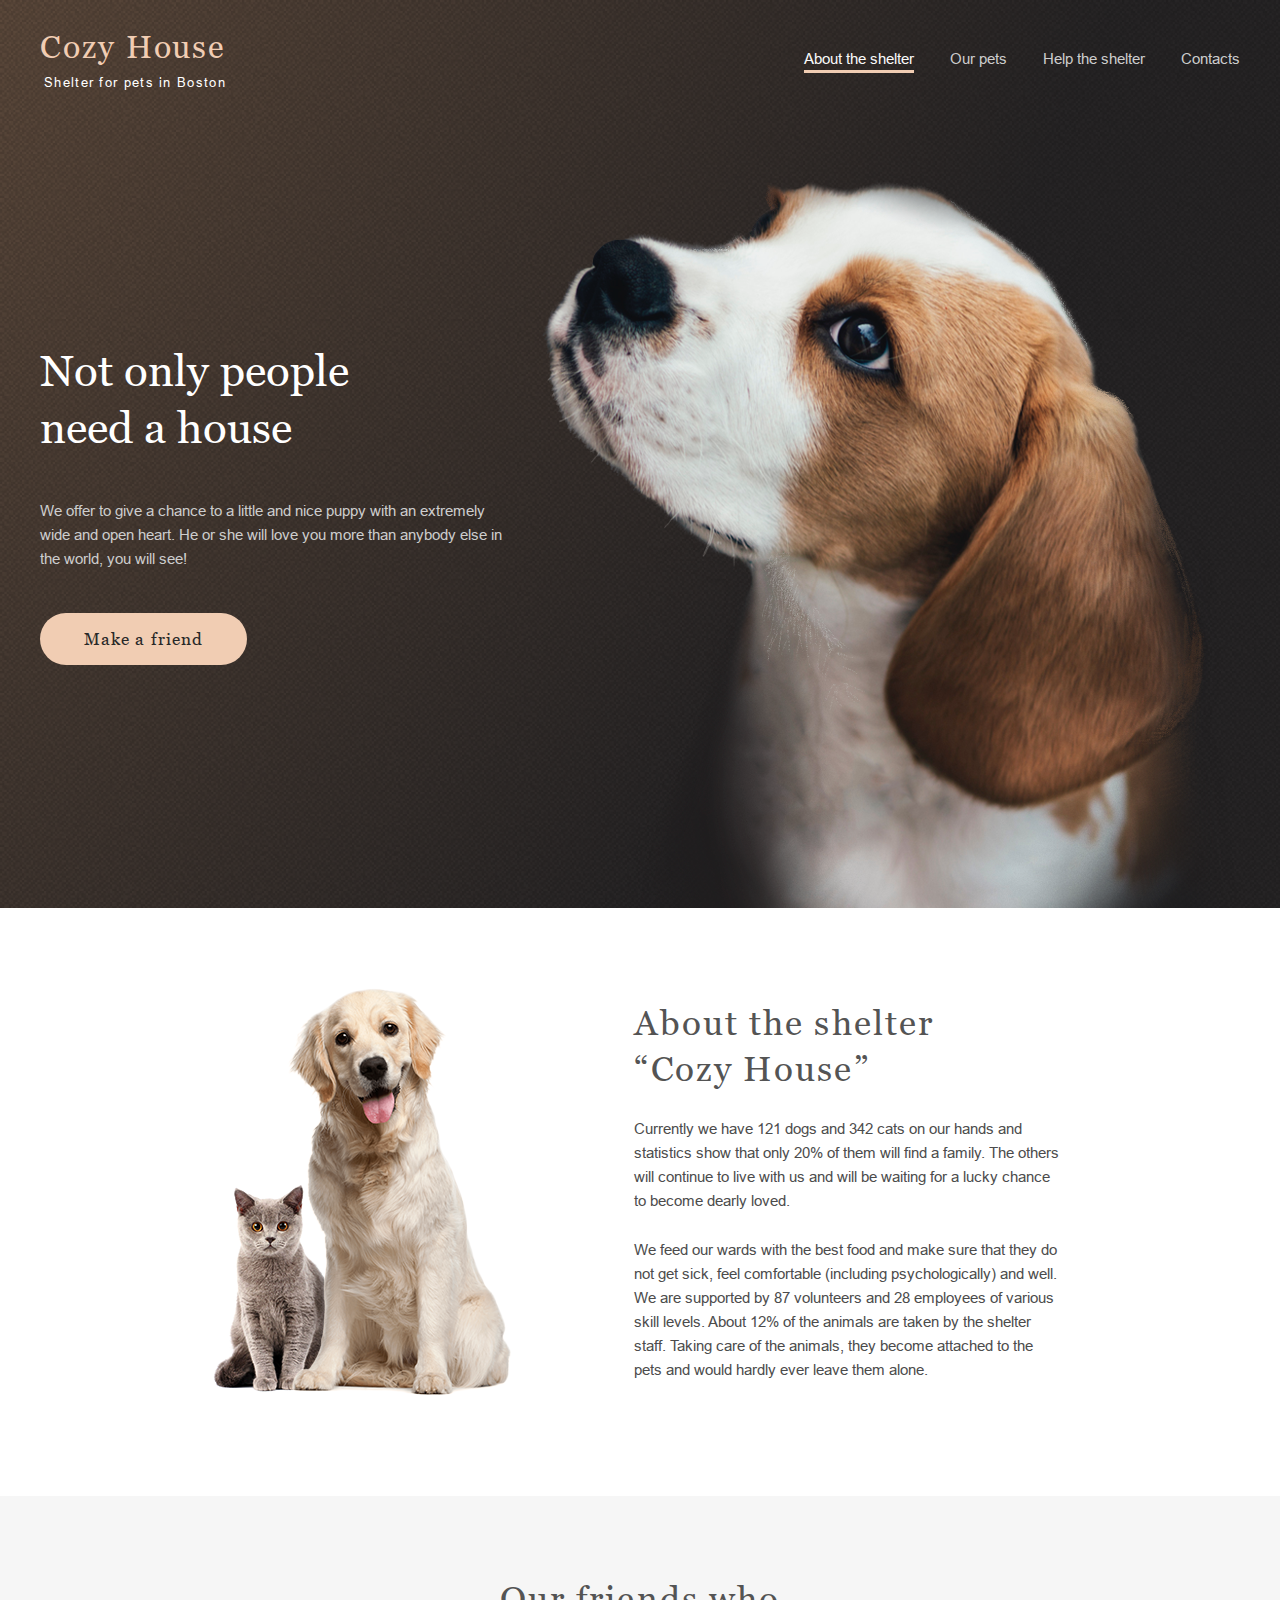
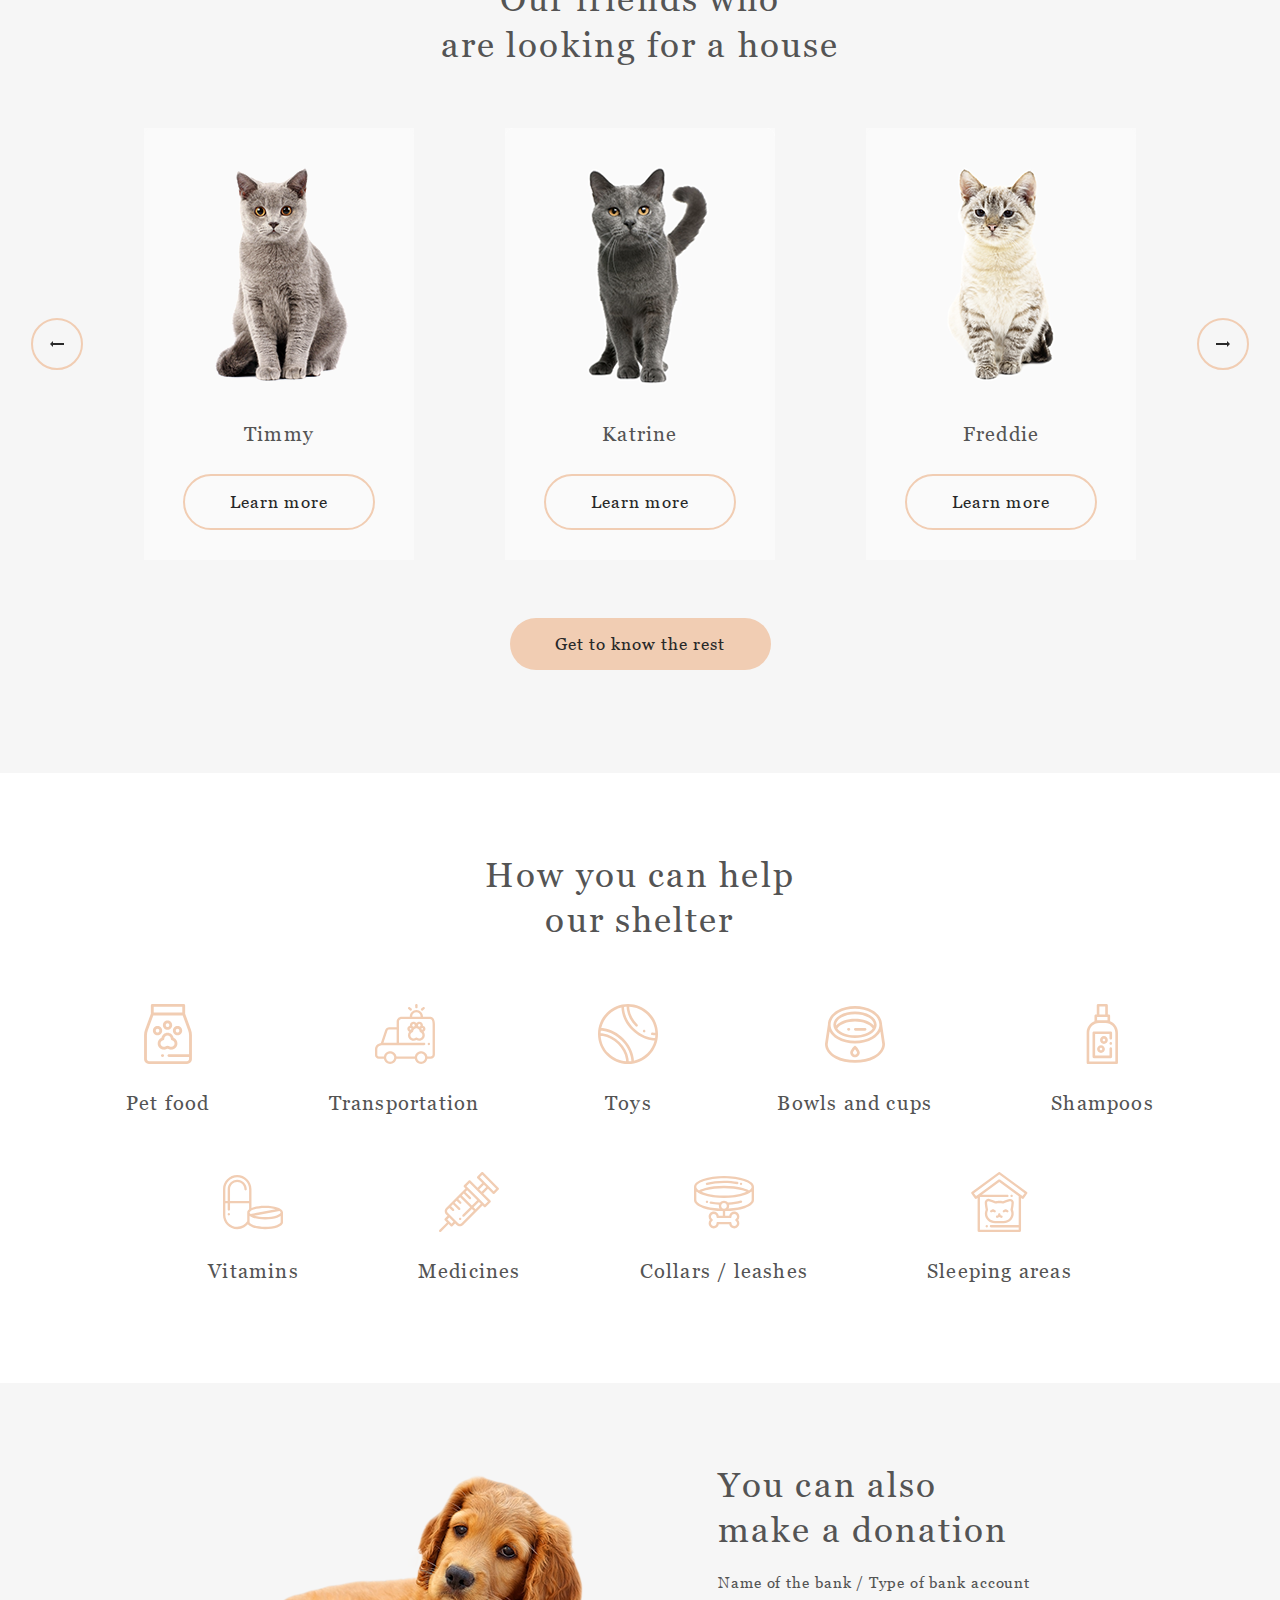
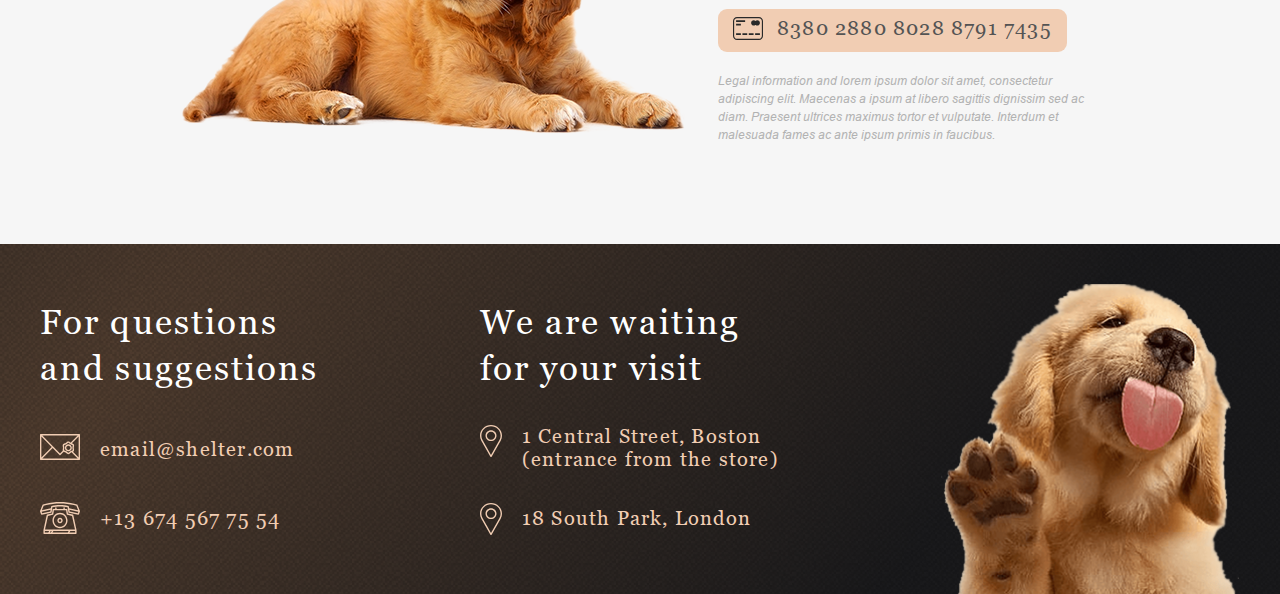
<file: shelter/pages/main/index.html>
<!doctype html>
<html lang="en">
<head>
	<meta charset="UTF-8">
	<meta name="viewport"
		  content="width=device-width, initial-scale=1.0">
	<meta http-equiv="X-UA-Compatible" content="ie=edge">
	<title>Wilden's Shelter</title>
	<link rel="stylesheet" href="./style.css">
	<link rel="icon" href="../../assets/icons/site-icon.ico">
</head>
<body>
<header class="header">
	<div class="header__container">
		<a class="header__main-link" href="#0">
			<div class="header__logo-container">
				<h1 class="header__name">Cozy House</h1>
				<span class="header__motto">Shelter for pets in Boston</span>
			</div>
		</a>
		<button class="burger">
			<span></span>
			<span></span>
			<span></span>
		</button>
		<nav class="header__navbar">
			<ul class="navbar__list">
				<li class="navbar__item"><a href="#about" class="navbar__link nav-active">About the shelter</a></li>
				<li class="navbar__item"><a href="../pets/index.html" class="navbar__link">Our pets</a></li>
				<li class="navbar__item"><a href="#help" class="navbar__link">Help the shelter</a></li>
				<li class="navbar__item"><a href="#footer" class="navbar__link">Contacts</a></li>
			</ul>
		</nav>
		<div class="header__overlay"></div>
	</div>
</header>
<main class="main-page">
	<section id="not-only" class="main-page__not-only">
		<div class="not-only__container">
			<div class="not-only__content">
				<h2 class="not-only__heading">Not only people need a house</h2>
				<p class="not-only__subheading">We offer to give a chance to a little and nice puppy with an extremely
					wide and open heart. He or she will love you more than anybody else in the world, you will see!</p>
				<a class="not-only__button" href="#our-friends">Make a friend</a>
			</div>
			<picture class="not-only__puppy">
				<img src="../../assets/images/start-screen-puppy.png" alt="shelter-puppy">
			</picture>
		</div>
	</section>
	<section id="about" class="main-page__about">
		<div class="about__container">
			<picture class="about__pets">
				<img src="../../assets/images/about-pets.png" alt="about-pets">
			</picture>
			<div class="about__content">
				<h3 class="about__heading">About the shelter “Cozy House”</h3>
				<p class="about__subheading-top about__sub">Currently we have 121 dogs and 342 cats on our hands and
					statistics
					show that only 20% of them will find a family. The others will continue to live with us and will be
					waiting for a lucky chance to become dearly loved.</p>
				<p class="about__subheading-bottom about__sub">We feed our wards with the best food and make sure that
					they do not
					get sick, feel comfortable (including psychologically) and well. We are supported by 87 volunteers
					and 28 employees of various skill levels. About 12% of the animals are taken by the shelter staff.
					Taking care of the animals, they become attached to the pets and would hardly ever leave them
					alone.</p>
			</div>
		</div>
	</section>
	<section id="our-friends" class="main-page__pets">
		<div class="pets__container">
			<h3 class="pets__heading">Our friends who
				are&nbsp;looking for a house</h3>
			<div class="pets__wrapper">
				<button class="pets__next-card pets__slider-button"></button>
				<button class="pets__previous-card pets__slider-button"></button>
				<div class="slider-wrapper">
					<div class="pets__slider">
						<div class="item-left sl-items"></div>
						<div class="item-active sl-items"></div>
						<div class="item-right sl-items"></div>
					</div>
				</div>
			</div>
			<a class="pets__button" href="../pets/index.html">Get to know the rest</a>
			<div class="modal-wrapper">
				<div class="modal__overlay">
					<div class="modal modal-charly" data-target="charly"></div>
					<div class="modal modal-jennifer" data-target="jennifer"></div>
					<div class="modal modal-sophia" data-target="sophia"></div>
					<div class="modal modal-woody" data-target="woody"></div>
					<div class="modal modal-scarlett" data-target="scarlett"></div>
					<div class="modal modal-katrine" data-target="katrine"></div>
					<div class="modal modal-timmy" data-target="timmy"></div>
					<div class="modal modal-freddie" data-target="freddie"></div>
				</div>
			</div>
		</div>
	</section>
	<section id="help" class="main-page__help">
		<div class="help__container">
			<h3 class="help__heading">How you can help
				our shelter</h3>
			<div class="help__list">
				<div class="help__item he-item1">
					<picture class="help__icon">
						<img src="../../assets/icons/icon-pet-food.svg" alt="pet-food">
					</picture>
					<h4 class="help__text">Pet food</h4>
				</div>
				<div class="help__item he-item2">
					<picture class="help__icon">
						<img src="../../assets/icons/icon-transportation.svg" alt="transportation">
					</picture>
					<h4 class="help__text">Transportation</h4>
				</div>
				<div class="help__item he-item3">
					<picture class="help__icon">
						<img src="../../assets/icons/icon-toys.svg" alt="toys">
					</picture>
					<h4 class="help__text">Toys</h4>
				</div>
				<div class="help__item he-item4">
					<picture class="help__icon">
						<img src="../../assets/icons/icon-bowls-and-cups.svg" alt="bowls-and-cups">
					</picture>
					<h4 class="help__text">Bowls and cups</h4>
				</div>
				<div class="help__item he-item5">
					<picture class="help__icon">
						<img src="../../assets/icons/icon-shampoos.svg" alt="shampoos">
					</picture>
					<h4 class="help__text">Shampoos</h4>
				</div>
				<div class="help__item he-item6">
					<picture class="help__icon">
						<img src="../../assets/icons/icon-vitamins.svg" alt="vitamins">
					</picture>
					<h4 class="help__text">Vitamins</h4>
				</div>
				<div class="help__item he-item7">
					<picture class="help__icon">
						<img src="../../assets/icons/icon-medicines.svg" alt="medicines">
					</picture>
					<h4 class="help__text">Medicines</h4>
				</div>
				<div class="help__item he-item8">
					<picture class="help__icon">
						<img src="../../assets/icons/icon-collars-leashes.svg" alt="collars-leashes">
					</picture>
					<h4 class="help__text">Collars / leashes</h4>
				</div>
				<div class="help__item he-item9">
					<picture class="help__icon">
						<img src="../../assets/icons/icon-sleeping-area.svg" alt="sleeping-area">
					</picture>
					<h4 class="help__text">Sleeping areas</h4>
				</div>
			</div>
		</div>
	</section>
	<section id="in-addiction" class="main-page__donation">
		<div class="donation__container">
			<picture class="donation__dog">
				<img src="../../assets/images/donation-dog.png" alt="donation-dog">
			</picture>
			<div class="donation__content">
				<h3 class="donation__heading">You can also make a donation</h3>
				<span class="donation__subheading">Name of the bank / Type of bank account</span>
				<div class="donation__credit-card">
					<div class="credit-card__content">
						<picture class="credit-card__icon">
							<img src="../../assets/icons/credit-card.svg" alt="credit-card">
						</picture>
						<a class="credit-card__number" href="#0">8380 2880 8028 8791 7435</a>
					</div>
				</div>
				<p class="donation__legal-information">Legal information and lorem ipsum dolor sit amet, consectetur
					adipiscing elit. Maecenas a ipsum at libero sagittis dignissim sed ac diam. Praesent ultrices
					maximus tortor et vulputate. Interdum et malesuada fames ac ante ipsum primis in faucibus.</p>
			</div>
		</div>
	</section>
</main>
<footer id="footer" class="footer">
	<div class="footer__container">
		<div class="footer__contacts">
			<h3 class="contacts__title">For questions and suggestions</h3>
			<div class="contacts__email">
				<picture class="contacts__email-icon">
					<img src="../../assets/icons/icon-email.svg" alt="email">
				</picture>
				<a href="mailto:email@shelter.com" class="contacts__direct-email">email@shelter.com</a>
			</div>
			<div class="contacts__phone">
				<picture class="contacts__phone-icon">
					<img src="../../assets/icons/icon-phone.svg" alt="phone">
				</picture>
				<a href="tel:+136745677554" class="contacts__direct-phone">+13 674 567 75 54</a>
			</div>
		</div>
		<div class="footer__locations">
			<h3 class="locations__title">We are waiting for your visit</h3>
			<div class="locations__boston">
				<picture class="boston__nav-icon">
					<img src="../../assets/icons/icon-marker.svg" alt="navigation">
				</picture>
				<a href="https://goo.gl/maps/jZXzrf2a9q6V7wfj6" class="boston__nav-address" target="_blank">1 Central
					Street, Boston (entrance from the store)</a>
			</div>
			<div class="locations__london">
				<picture class="london__nav-icon">
					<img src="../../assets/icons/icon-marker.svg" alt="navigation">
				</picture>
				<a href="https://goo.gl/maps/T41h1jgPJxTtixPG7" class="london__nav-address" target="_blank">18 South
					Park, London</a>
			</div>
		</div>
		<picture class="footer_puppy">
			<img src="../../assets/images/footer-puppy.png" alt="footer-puppy">
		</picture>
	</div>
</footer>
<script src="index.js"></script>
<script src="script.js"></script>
</body>
</html>
</file>
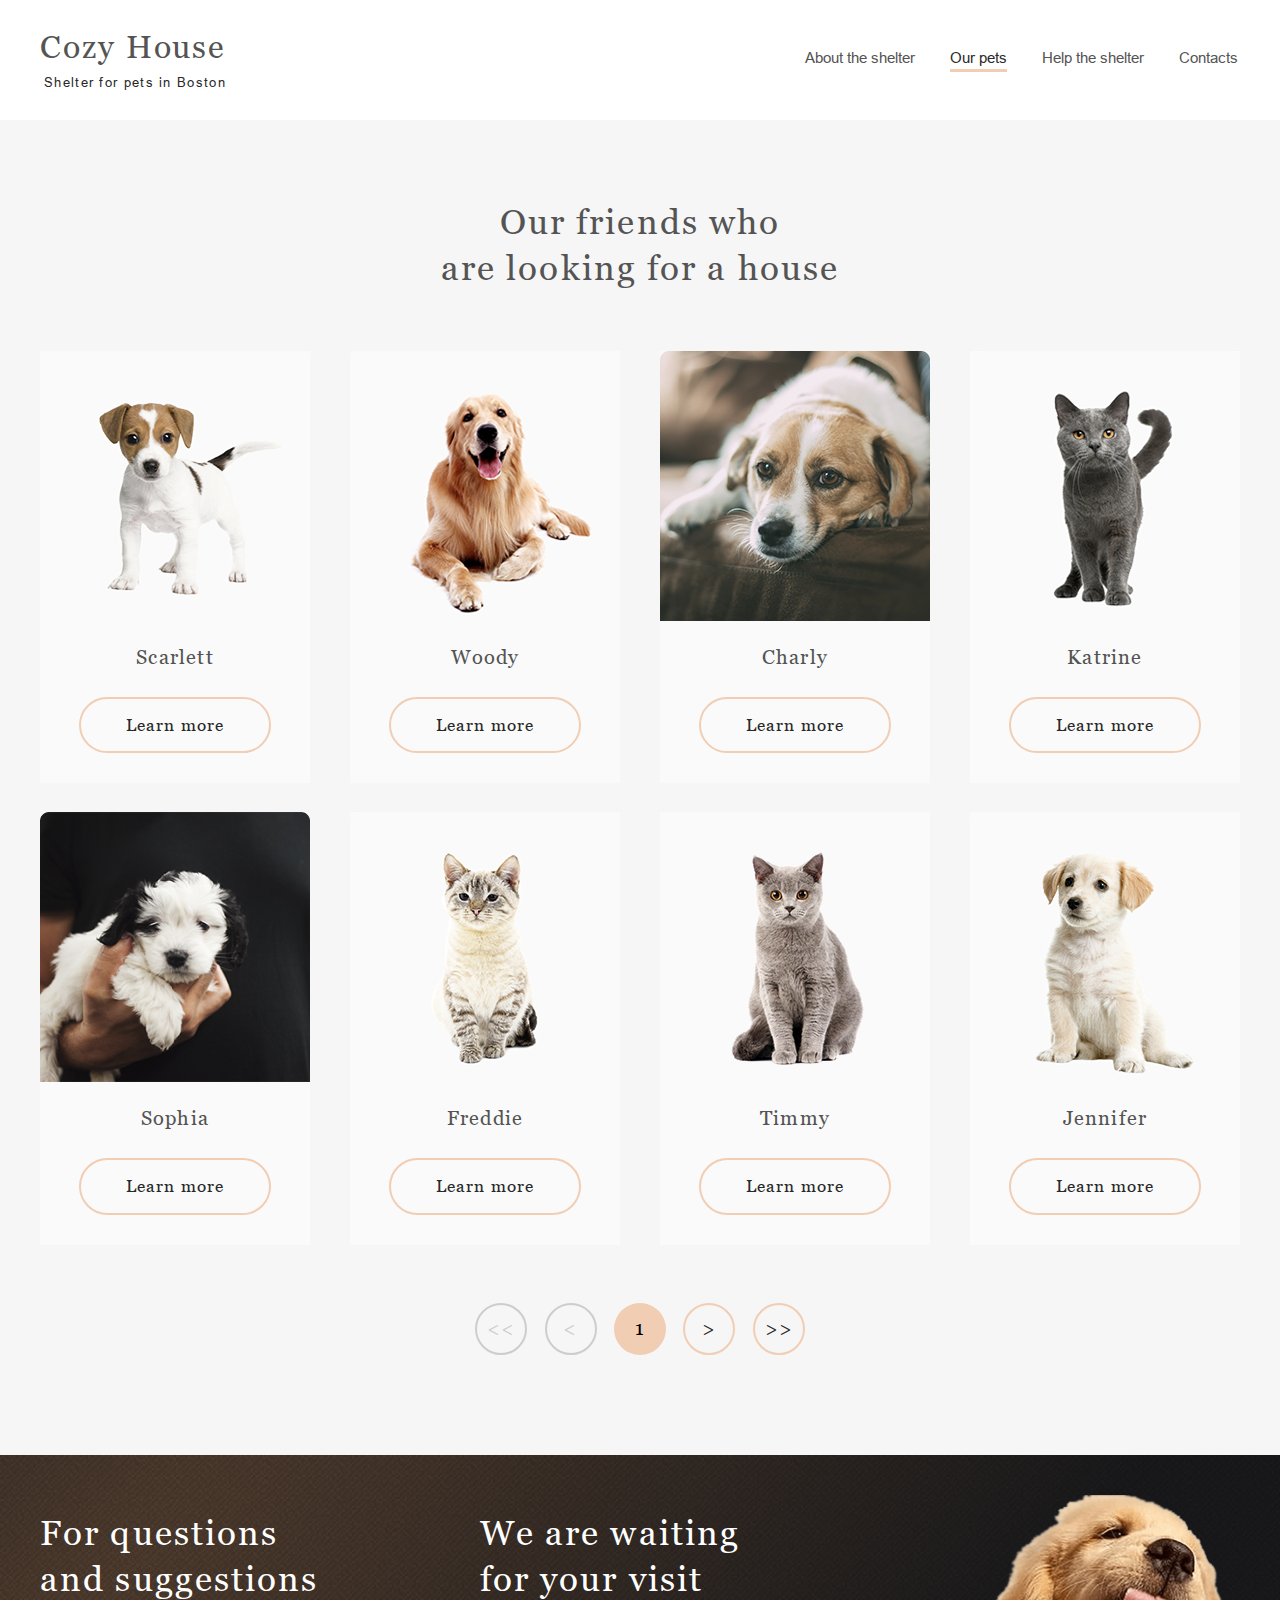
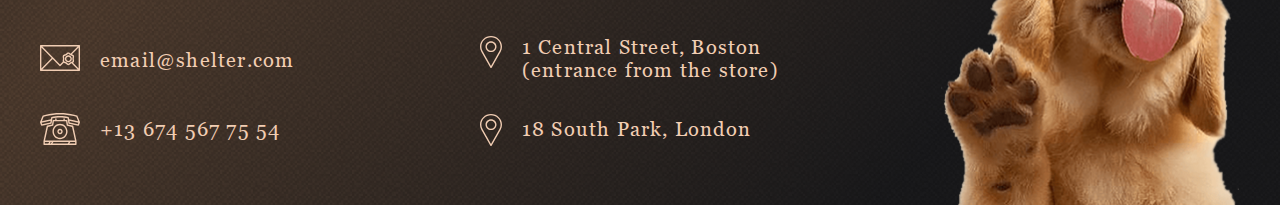
<file: shelter/pages/pets/index.html>
<!doctype html>
<html lang="en">
<head>
	<meta charset="UTF-8">
	<meta name="viewport"
		  content="width=device-width, initial-scale=1.0">
	<meta http-equiv="X-UA-Compatible" content="ie=edge">
	<title>Wilden's Our Pets</title>
	<link rel="stylesheet" href="./style.css">
	<link rel="icon" href="../../assets/icons/site-icon.ico">
</head>
<body>
<header class="header">
	<div class="header__container">
		<a class="header__main-link" href="../main/index.html">
			<div class="header__logo-container">
				<h1 class="header__name">Cozy House</h1>
				<span class="header__motto">Shelter for pets in Boston</span>
			</div>
		</a>
		<button class="burger">
			<span></span>
			<span></span>
			<span></span>
		</button>
		<nav class="header__navbar">
			<ul class="navbar__list">
				<li class="navbar__item"><a href="../main/index.html" class="navbar__link">About the shelter</a></li>
				<li class="navbar__item"><a href="#" class="navbar__link nav-active">Our pets</a></li>
				<li class="navbar__item"><a href="../main/index.html#help" class="navbar__link">Help the shelter</a>
				</li>
				<li class="navbar__item"><a href="#footer" class="navbar__link">Contacts</a></li>
			</ul>
		</nav>
		<div class="header__overlay"></div>
	</div>
</header>
<main class="our-pets-page">
	<section id="our-friends" class="our-pets-page__pets">
		<div class="pets__container">
			<h3 class="pets__heading">Our friends who
				are&nbsp;looking for a house</h3>
			<div class="pets__content"></div>
			<div class="pets__navigation">
				<button class="pets__paginator-double-prev pag-button pag-disabled">&lt;&lt;</button>
				<button class="pets__paginator-prev pag-button pag-disabled">&lt;</button>
				<button class="pets__paginator-active pag-button"></button>
				<button class="pets__paginator-next pag-button pag-a pag-disabled">&gt;</button>
				<button class="pets__paginator-double-next pag-button pag-a pag-disabled">&gt;&gt;</button>
			</div>
		</div>
	</section>
</main>
<footer id="footer" class="footer">
	<div class="footer__container">
		<div class="footer__contacts">
			<h3 class="contacts__title">For questions and suggestions</h3>
			<div class="contacts__email">
				<picture class="contacts__email-icon">
					<img src="../../assets/icons/icon-email.svg" alt="email">
				</picture>
				<a href="mailto:email@shelter.com" class="contacts__direct-email">email@shelter.com</a>
			</div>
			<div class="contacts__phone">
				<picture class="contacts__phone-icon">
					<img src="../../assets/icons/icon-phone.svg" alt="phone">
				</picture>
				<a href="tel:+136745677554" class="contacts__direct-phone">+13 674 567 75 54</a>
			</div>
		</div>
		<div class="footer__locations">
			<h3 class="locations__title">We are waiting for your visit</h3>
			<div class="locations__boston">
				<picture class="boston__nav-icon">
					<img src="../../assets/icons/icon-marker.svg" alt="navigation">
				</picture>
				<a href="https://goo.gl/maps/jZXzrf2a9q6V7wfj6" class="boston__nav-address" target="_blank">1 Central
					Street, Boston (entrance from the store)</a>
			</div>
			<div class="locations__london">
				<picture class="london__nav-icon">
					<img src="../../assets/icons/icon-marker.svg" alt="navigation">
				</picture>
				<a href="https://goo.gl/maps/T41h1jgPJxTtixPG7" class="london__nav-address" target="_blank">18 South
					Park, London</a>
			</div>
		</div>
		<picture class="footer_puppy">
			<img src="../../assets/images/footer-puppy.png" alt="footer-puppy">
		</picture>
	</div>
</footer>
<script src="script.js"></script>
</body>
</html>
</file>
<file: shelter/pages/main/style.css>
@font-face {
    font-family: 'Arial';
    src: url('../../assets/fonts/arial/Arial.woff2') format('woff2'),
    url('../../assets/fonts/arial/Arial.woff') format('woff');
    font-weight: normal;
    font-style: normal;
    font-display: swap;
}

@font-face {
    font-family: 'Georgia';
    src: url('../../assets/fonts/georgia/Georgia.woff2') format('woff2'),
    url('../../assets/fonts/georgia/Georgia.woff') format('woff');
    font-weight: normal;
    font-style: normal;
    font-display: swap;
}

@font-face {
    font-family: 'Arial';
    src: url('../../assets/fonts/arial/Arial-Italic.woff2') format('woff2'),
    url('../../assets/fonts/arial/Arial-Italic.woff') format('woff');
    font-weight: normal;
    font-style: italic;
    font-display: swap;
}

html {
    scroll-behavior: smooth;
}

body {
    margin: 0;
}

body.no-scroll {
    overflow: hidden;
}

h1, h2, h3, h4, p, ul, span {
    margin: 0;
    padding: 0;
}

a {
    text-decoration: none;
    cursor: pointer;
}

a:visited {
    color: inherit;
}

button {
    cursor: pointer;
}

[class*=__container] {
    max-width: 80rem;
}

.not-only__button:hover,
.pets__button:hover {
    background-color: white;
    transform: scale(1.03);
}

/*Header styles starts*/

header {
    position: relative;
}

.header__container {
    padding-top: 1.875rem;
    position: absolute;
    display: flex;
    justify-content: space-between;
    align-items: center;
    max-width: 80rem;
    margin: 0 auto;
    left: 0;
    right: 0;
}

.header__main-link {
    padding-left: 2.5rem;
}

.header__logo-container {
    display: flex;
    flex-direction: column;
}

.header__name {
    color: #F1CDB3;
    font-family: 'Georgia', serif;
    font-style: normal;
    font-weight: 400;
    font-size: 2rem;
    line-height: 110%;
    letter-spacing: 0.06em;
    margin-bottom: 0.625rem;
}

.header__motto {
    color: #FFFFFF;
    font-family: 'Arial', serif;
    font-style: normal;
    font-weight: 400;
    font-size: 0.813rem;
    line-height: 0.938rem;
    letter-spacing: 0.1em;
    padding-left: 0.25rem;
}

.navbar__list {
    display: flex;
    list-style-type: none;
    gap: 2.25rem;
    padding-bottom: 0.188rem;
    padding-right: 2.5rem;
}

.navbar__item {
    color: #CDCDCD;
}

.navbar__link {
    font-family: 'Arial', serif;
    font-style: normal;
    color: #CDCDCD;
    font-weight: 400;
    font-size: 0.938rem;
    line-height: 160%;
    padding-bottom: 0.188rem;
}

.navbar__link:hover,
.nav-active {
    color: #FAFAFA;
    border-bottom: 0.188rem solid #F1CDB3;
}

.burger {
    display: none;
    border: none;
    background: none;
    margin-right: 1.25rem;
    cursor: pointer;
    padding: 0;
    transition: ease all 1s;
}

.burger span {
    display: block;
    width: 1.688rem;
    background-color: #F1CDB3;
    margin: 0.438rem 0;
    border: 0.125rem solid #F1CDB3;
}

.burger-opened {
    transform: rotate(90deg);
    transition: ease all 1s;
}

.header__overlay {
    display: none;
}

/*Header styles ends*/

/*Not-only styles starts*/

.main-page__not-only {
    padding-top: 5.625rem;
    background-size: cover;
    background-image: url(../../assets/images/start-screen-gradient-background.png);
}

.not-only__container {
    display: flex;
    align-items: center;
    margin: 0 auto;
}

.not-only__content {
    display: flex;
    flex-direction: column;
    align-items: flex-start;
    width: 37%;
    padding-left: 2.5rem;
    margin-right: 1.75rem;
}

.not-only__heading {
    width: 67.8%;
    font-family: 'Georgia', serif;
    font-style: normal;
    font-weight: 400;
    font-size: 2.75rem;
    line-height: 130%;
    color: #FFFFFF;
    padding-top: 0.625rem;
    margin-bottom: 2.625rem;
}

.not-only__subheading {
    font-family: 'Arial', serif;
    font-style: normal;
    font-weight: 400;
    font-size: 0.938rem;
    line-height: 160%;
    color: #CDCDCD;
    margin-bottom: 2.625rem;
}

.not-only__button {
    transition: all 1s ease 0s;
    display: flex;
    justify-content: center;
    align-items: center;
    font-family: 'Georgia', serif;
    font-style: normal;
    font-weight: 400;
    font-size: 1.063rem;
    line-height: 130%;
    color: #292929;
    letter-spacing: 0.06em;
    background: #F1CDB3;
    width: 12.938rem;
    height: 3.25rem;
    border: none;
    border-radius: 6.25rem;
}

.not-only__button a {
    padding: 0.938rem 1.563rem;
}

.not-only__puppy {
    padding-top: 5.625rem;
    display: flex;
}

.not-only__puppy img {
    max-width: 100%;
}

/*Not-only styles ends*/

/*About styles starts*/

.about__container {
    display: flex;
    justify-content: center;
    padding-top: 3.625rem;
    margin: 0 auto 6rem;
}

.about__content {
    width: 34%;
    display: flex;
    flex-direction: column;
}

.about__heading {
    width: 86.24%;
    font-family: 'Georgia', serif;
    font-style: normal;
    font-weight: 400;
    font-size: 2.188rem;
    line-height: 130%;
    letter-spacing: 0.06em;
    color: #545454;
    margin-bottom: 1.563rem;
    padding-top: 2.188rem;
    padding-left: 0.125rem;
}

.about__subheading-top {
    margin-bottom: 1.563rem;
}

.about__sub {
    font-family: 'Arial', serif;
    font-style: normal;
    font-weight: 400;
    font-size: 0.938rem;
    line-height: 160%;
    color: #4C4C4C;
    padding-right: 0.313rem;
    padding-left: 0.125rem;
}

.about__pets {
    margin-right: 7.5rem;
    padding-top: 1.375rem;
}

/*About styles ends*/

/*Pets styles starts*/

.main-page__pets {
    background: #F6F6F6;
}

.pets__container {
    display: flex;
    flex-direction: column;
    padding-top: 5.063rem;
    margin: 0 auto;
}

.pets__heading {
    align-self: center;
    width: 33.33%;
    font-family: 'Georgia', serif;
    font-style: normal;
    font-weight: 400;
    font-size: 2.188rem;
    line-height: 130%;
    letter-spacing: 0.06em;
    color: #545454;
    text-align: center;
    margin-bottom: 3.75rem;
}

.pets__slider-button {
    background-repeat: no-repeat;
    background-color: transparent;
    background-position: center center;
    width: 0.875rem;
    height: 0.375rem;
    padding: 1.5rem;
    background-image: url("../../assets/icons/slider-arrow.png");
    border: 0.125rem solid #F1CDB3;
    border-radius: 6.25rem;
}

.pets__previous-card {
    transform: rotate(-180deg);
}

.pets__slider {
    display: flex;
    align-items: center;
    margin-bottom: 3.625rem;
    gap: 3.313rem;
    justify-content: center;
    flex-wrap: wrap;
}

.pets__card {
    transition: all 1.5s ease 0s;
    display: flex;
    flex-direction: column;
    align-items: center;
    background: #FAFAFA;
}

.pets__card:hover {
    transform: scale(1.03);
}

.p-card1, .p-card2 {
    margin-right: 2.313rem;
}

.pe-name {
    font-family: 'Georgia', serif;
    font-style: normal;
    font-weight: 400;
    font-size: 1.25rem;
    line-height: 1.438rem;
    letter-spacing: 0.06em;
    color: #545454;
    padding-top: 1.563rem;
    margin-bottom: 1.75rem;
}

.pe-button {
    font-family: 'Georgia', serif;
    font-style: normal;
    font-weight: 400;
    font-size: 1.063rem;
    line-height: 130%;
    letter-spacing: 0.06em;
    color: #292929;
    padding: 0.938rem 2.813rem;
    border: 0.125rem solid #F1CDB3;
    border-radius: 6.25rem;
    background-color: inherit;
    margin-bottom: 1.875rem;
}

.pe-button:hover {
    background: #F1CDB3;
}

.pets__button {
    transition: all 1s ease 0s;
    display: flex;
    justify-content: center;
    align-items: center;
    align-self: center;
    font-family: 'Georgia', serif;
    font-style: normal;
    font-weight: 400;
    font-size: 1.063rem;
    line-height: 130%;
    letter-spacing: 0.06em;
    color: #292929;
    background: #F1CDB3;
    border-radius: 6.25rem;
    border: none;
    width: 16.313rem;
    height: 3.25rem;
    margin-bottom: 6.4rem;
}

.pets__button a {
    color: inherit;
    padding: 0.938rem 1.875rem;
}

/*Pets styles ends*/

/*Help styles starts*/

.help__container {
    padding-top: 5rem;
    display: flex;
    flex-direction: column;
    align-items: center;
    margin: 0 auto 6.25rem;
}

.help__heading {
    width: 26%;
    text-align: center;
    font-family: 'Georgia', serif;
    font-style: normal;
    font-weight: 400;
    font-size: 2.188rem;
    line-height: 130%;
    letter-spacing: 0.06em;
    color: #545454;
    margin-bottom: 3.75rem;
}

.help__list {
    width: 85.5%;
    display: flex;
    flex-wrap: wrap;
    justify-content: center;
    gap: 7.438rem;
    row-gap: 3.563rem;
}

.help__item {
    display: flex;
    flex-direction: column;
    align-items: center;
}

.help__text {
    font-family: 'Georgia', serif;
    font-style: normal;
    font-weight: 400;
    font-size: 1.25rem;
    line-height: 115%;
    letter-spacing: 0.06em;
    color: #545454;
    padding-top: 1.5rem;
}

/*Help styles ends*/

/*Donation styles starts*/

.main-page__donation {
    background: #F6F6F6;
}

.donation__dog {
    padding-top: 0.438rem;
}

.donation__container {
    display: flex;
    align-items: center;
    justify-content: center;
    margin: 0 auto;
    padding-top: 5rem;
    padding-bottom: 6.25rem;
    gap: 1.938rem;
}

.donation__content {
    width: 29.68%;
}

.donation__heading {
    width: 78.94%;
    font-family: 'Georgia', serif;
    font-style: normal;
    font-weight: 400;
    font-size: 2.188rem;
    line-height: 130%;
    letter-spacing: 0.06em;
    color: #545454;
    margin-bottom: 1.25rem;
}

.donation__subheading {
    display: inline-block;
    margin-bottom: 1.125rem;
    font-family: 'Georgia', serif;
    font-style: normal;
    font-weight: 400;
    font-size: 0.938rem;
    line-height: 110%;
    letter-spacing: 0.06em;
    color: #545454;
}

.donation__credit-card {
    display: flex;
    justify-content: center;
    width: 91.84%;
    background: #F1CDB3;
    border-radius: 0.563rem;
    margin-bottom: 1.25rem;
}

.credit-card__content {
    display: flex;
    width: 91.40%;
    padding-top: 0.5rem;
    padding-bottom: 0.5rem;
}

.credit-card__icon {
    margin-right: 0.875rem;
}

.credit-card__number {
    display: inline-block;
    font-family: 'Georgia', serif;
    font-style: normal;
    font-weight: 400;
    font-size: 1.25rem;
    line-height: 115%;
    letter-spacing: 0.06em;
    color: #545454;
}

.credit-card__number:visited {
    color: #545454;
}

.donation__legal-information {
    font-family: 'Arial', serif;
    font-style: italic;
    font-weight: 400;
    font-size: 0.75rem;
    line-height: 150%;
    color: #B2B2B2;
}

/*Donation styles ends*/

/*Footer styles starts*/

.footer {
    background-size: cover;
    background-image: url(../../assets/images/footer-gradient-background.png);
}

.footer__container {
    display: flex;
    justify-content: space-between;
    margin: auto;
    padding-top: 2.5rem;
}

.footer_puppy img {
    margin-bottom: -0.25rem;
    padding-right: 2.5rem;
}

.footer__contacts {
    width: 23.4%;
    padding-top: 1rem;
    padding-left: 2.5rem;
}

.contacts__title {
    font-family: 'Georgia', serif;
    font-style: normal;
    font-weight: 400;
    font-size: 2.188rem;
    line-height: 130%;
    letter-spacing: 0.06em;
    color: #FFFFFF;
    margin-bottom: 2.5rem;
}

.contacts__email {
    display: flex;
    align-items: center;
    margin-bottom: 2.188rem;
}

.contacts__email-icon {
    margin-right: 1.25rem;
}

.contacts__direct-email {
    font-family: 'Georgia', serif;
    font-style: normal;
    font-weight: 400;
    font-size: 1.25rem;
    line-height: 115%;
    letter-spacing: 0.06em;
    color: #F1CDB3;
}

.contacts__phone {
    display: flex;
}

.contacts__phone-icon {
    margin-right: 1.25rem;
}

.contacts__direct-phone {
    font-family: 'Georgia', serif;
    font-style: normal;
    font-weight: 400;
    font-size: 1.25rem;
    line-height: 115%;
    letter-spacing: 0.06em;
    color: #F1CDB3;
    padding-top: 0.313rem;
}

.footer__locations {
    width: 25%;
    padding-top: 1rem;
}

.locations__title {
    font-family: 'Georgia', serif;
    font-style: normal;
    font-weight: 400;
    font-size: 2.188rem;
    line-height: 130%;
    letter-spacing: 0.06em;
    color: #FFFFFF;
    margin-bottom: 2.125rem;
}

.locations__boston {
    display: flex;
    margin-bottom: 2rem;
}

.boston__nav-icon,
.london__nav-icon {
    margin-right: 1.25rem;
}

.boston__nav-address {
    font-family: 'Georgia', serif;
    font-style: normal;
    font-weight: 400;
    font-size: 1.25rem;
    line-height: 115%;
    letter-spacing: 0.06em;
    color: #F1CDB3;
}

.locations__london {
    display: flex;
}

.london__nav-address {
    font-family: 'Georgia', serif;
    font-style: normal;
    font-weight: 400;
    font-size: 1.25rem;
    line-height: 115%;
    letter-spacing: 0.06em;
    color: #F1CDB3;
    padding-top: 0.25rem;
}

.footer a:visited {
    color: #F1CDB3;
}

.footer a:hover,
.credit-card__number:hover {
    color: white;
}

/*Footer styles ends*/

/*Media 768 starts*/

@media screen and (max-width: 1200px) {

    .p-card3 {
        display: none;
    }

}

@media screen and (max-width: 1050px) {

    /*Header 768 starts*/
    .header__main-link {
        padding-left: 2rem;
    }

    .navbar__list {
        gap: 2.188rem;
        padding-right: 2rem;
    }

    /*Header 768 ends*/
    /*Not only 768 starts*/
    .not-only__container {
        flex-direction: column;
        margin-top: 3.125rem;
    }

    .not-only__content {
        width: 61%;
    }

    .not-only__button {
        align-self: center;
        margin-right: 0.875rem;
    }

    .not-only__puppy {
        justify-content: flex-end;
        padding-top: 6.25rem;
    }

    .not-only__puppy img {
        max-width: 81.4%;
    }

    /*Not only 768 ends*/
    /*About 768 starts*/
    .about__container {
        flex-direction: column;
        align-items: center;
        padding-top: 5rem;
    }

    .about__pets {
        order: 2;
        margin-right: 0;
        padding-top: 0;
    }

    .about__content {
        width: 57%;
        margin-bottom: 5rem;
    }

    .about__heading {
        padding-top: 0;
    }

    /*About 768 ends*/
    /*Pets 768 starts*/
    .pets__heading {
        width: 53%;
    }

    .pets__slider {
        gap: 0;
        justify-content: space-evenly;
    }

    .p-card1 {
        margin-right: 1.875rem;
    }

    .p-card2 {
        margin-right: 0;
    }

    .pets__previous-card {
        margin-left: 1.25rem;
        margin-bottom: 0.313rem;
    }

    .pets__next-card {
        margin-right: 1.25rem;
        margin-bottom: 0.313rem;
    }

    .pe-name {
        margin-bottom: 1.6rem;
    }

    /*Pets 768 ends*/
    /*Help 768 starts*/
    .help__heading {
        width: 41%;
    }

    .help__list {
        gap: 0;
        justify-content: space-between;
        row-gap: 3.563rem;
        width: 82%;
    }

    .help__item {
        width: 27%;
    }

    /*Help 768 ends*/
    /*Donation 768 starts*/
    .donation__container {
        flex-direction: column;
        padding-bottom: 6rem;
    }

    .donation__dog {
        order: 2;
        padding-top: 1.8rem;
    }

    .donation__content {
        width: 49.5%;
    }

    .donation__subheading {
        margin-bottom: 1.25rem;
    }

    /*Donation 768 ends*/
    /*Footer 768 starts*/
    .footer__container {
        flex-wrap: wrap;
        padding-top: 1.875rem;
        justify-content: space-evenly;
        row-gap: 3.75rem;
    }

    .footer__contacts {
        width: 36.8%;
        padding: 0 0 0 0.313rem;
    }

    .footer__locations {
        width: 39.3%;
        padding: 0;
        margin-right: 0.313rem;
    }

    .footer_puppy {
        width: 44%;
    }

    .footer_puppy img {
        padding-left: 1.188rem;
        padding-right: 0;
    }

    /*Footer 768 ends*/

}

/*Media 768 ends*/

/*Media 320 starts*/

@media screen and (max-width: 767px) {
    .header__navbar {
        display: flex;
        align-items: center;
        justify-content: center;
        position: fixed;
        background-color: #292929;
        opacity: 0;
        height: 100%;
        width: 320px;
        top: 0;
        right: -100%;
        transition: opacity .5s ease, right .5s ease;
        z-index: 2;
    }

    .header-active {
        right: 0;
        opacity: 1;
    }

    .burger {
        display: block;
        z-index: 3;
    }

    .nav-active:visited {
        color: #FAFAFA;
    }

    .navbar__list {
        flex-direction: column;
        align-items: center;
        width: 76%;
        margin: 0;
        padding: 0;
    }

    .navbar__link {
        font-size: 32px;
    }

    .header__overlay {
        position: fixed;
        top: 0;
        left: 0;
        width: 100%;
        height: 100%;
        background: rgba(41, 41, 41, 0.6);
        z-index: 1;
        display: none;
    }

    .header-active ~ .header__overlay {
        display: block;
    }
}

@media screen and (max-width: 750px) {
    .not-only__heading {
        font-size: 2.188rem;
        letter-spacing: 0.06em;
    }

    .about__content {
        width: 75%;
    }

    .donation__content {
        width: 60%;
    }
}

@media screen and (max-width: 715px) {
    .p-card2 {
        display: none;
    }

    .p-card1 {
        margin-left: 1.875rem;
    }

    .donation__content {
        width: 70%;
    }
}

@media screen and (max-width: 670px) {
    .not-only__heading {
        font-size: 1.875rem;
        letter-spacing: 0.06em;
    }

    .about__content {
        width: 85%;
    }

    .help__heading {
        font-size: 1.875rem;
    }

    .donation__heading {
        font-size: 1.875rem;
    }

    .donation__content {
        width: 80%;
    }
}

@media screen and (max-width: 520px) {
    .pets__previous-card {
        order: 1;
    }

    .pets__next-card {
        order: 2;
    }

    .p-card1 {
        margin-left: 5.8rem;
        margin-right: 5.8rem;
        margin-bottom: 1.25rem;
    }

    .pets__heading {
        font-size: 1.875rem;
    }

    .donation__heading {
        font-size: 1.688rem;
    }

    .donation__content {
        width: 85%;
        margin-bottom: 0.75rem;
    }
}

@media screen and (max-width: 500px) {

    .donation__dog img {
        max-width: 100%;
    }

    .footer_puppy img {
        max-width: 100%;
    }

    .header__main-link {
        padding-left: 1.2rem;
    }

    .not-only__content {
        padding: 0;
        margin: 0;
        width: 93%;
        align-items: center;
    }

    .not-only__heading {
        font-size: 1.563rem;
        letter-spacing: 0.06em;
        text-align: center;
    }

    .not-only__subheading {
        text-align: center;
    }

    .not-only__button {
        margin: 0;
    }

    .not-only__puppy {
        padding-top: 6.5rem;
    }

    .not-only__puppy img {
        padding-right: 0.625rem;
    }

    .about__container {
        padding-top: 2.625rem;
        margin-bottom: 2.625rem;
    }

    .about__content {
        width: 93%;
        align-items: center;
        margin-bottom: 2.625rem;
    }

    .about__heading {
        letter-spacing: 0.06em;
        font-size: 1.563rem;
        text-align: center;
        padding-left: 0;
    }

    .about__sub {
        text-align: justify;
        width: 90%;
        padding-left: 0.2rem;
    }

    .about__subheading-top {
        margin-bottom: 1.375rem;
    }

    .about__pets {
        display: flex;
        justify-content: center;
    }

    .about__pets img {
        max-width: 86.5%;
    }

    .pets__container {
        padding-top: 2.625rem;
    }

    .pets__slider {
        margin-bottom: 2.5rem;
    }

    .pets__heading {
        width: 93%;
        font-size: 1.563rem;
        letter-spacing: 0.06em;
        text-align: center;
        margin-bottom: 2.625rem;
    }

    .pets__previous-card {
        order: 1;
    }

    .pets__next-card {
        order: 2;
    }

    .p-card1 {
        margin: 0 5.6rem 1.25rem;
    }

    .p-card2 {
        display: none;
    }

    .p-card1__pet-name {
        margin-bottom: 1.7rem;
    }

    .pets__slider-button {
        margin: 0;
    }

    .pets__next-card {
        margin-left: 0.688rem;
    }

    .pets__button {
        margin-bottom: 2.625rem;
    }

    .help__container {
        padding-top: 2.625rem;
        margin-bottom: 2.625rem;
    }

    .help__heading {
        width: 70%;
        font-size: 1.563rem;
        letter-spacing: 0.06em;
        text-align: center;
        margin-bottom: 2.625rem;
    }

    .help__list {
        width: 90.62%;
        row-gap: 1.9rem;
    }

    .help__item {
        width: 44.82%;
    }

    .help__text {
        font-size: 0.938rem;
        line-height: 110%;
        padding-top: 1rem;
    }

    .help__icon {
        padding-left: 0.625rem;
    }

    .help__icon img {
        width: 83.4%;
    }

    .donation__container {
        padding-top: 2.625rem;
        padding-bottom: 2.4rem;
    }

    .donation__content {
        width: 93%;
        display: flex;
        flex-direction: column;
        align-items: center;
    }

    .donation__heading {
        width: 75%;
        font-size: 1.563rem;
        text-align: center;
        margin: 0 0 1.25rem;
    }

    .donation__subheading {
        width: 92%;
        font-size: 0.938rem;
        line-height: 160%;
        letter-spacing: 0;
    }

    .donation__credit-card {
        width: 94%;
    }

    .credit-card__content {
        padding-bottom: 0.4rem;
    }

    .credit-card__number {
        font-size: 0.938rem;
        line-height: 110%;
        padding-top: 0.313rem;
        padding-left: 0.125rem;
    }

    .donation__legal-information {
        width: 93%;
        text-align: justify;
    }

    .donation__dog {
        padding: 0;
        width: 81.25%;
    }

    .footer__container {
        width: 93%;
        flex-direction: column;
        row-gap: 2.2rem;
    }

    .footer__contacts {
        width: 92%;
        display: flex;
        flex-direction: column;
        align-items: flex-start;
    }

    .contacts__title {
        text-align: center;
        font-size: 1.563rem;
        padding-left: 0.875rem;
    }

    .footer__locations {
        width: 100%;
    }

    .locations__title {
        width: 90%;
        text-align: center;
        font-size: 1.563rem;
        padding-left: 0.938rem;
        margin-bottom: 2.5rem;
    }

    .contacts__email {
        justify-content: flex-end;
        padding-right: 0.313rem;
        padding-left: 1.125rem;
    }

    .contacts__direct-email {
        margin-bottom: 0.313rem;
    }

    .contacts__phone {
        justify-content: flex-end;
        padding-right: 0.688rem;
        padding-left: 1.438rem;
    }

    .locations__boston {
        margin-bottom: 2.5rem;
    }

    .boston__nav-icon {
        padding-top: 0.438rem;
    }

    .footer_puppy {
        width: 87.5%;
    }

}

/*Media 320 ends*/

.slider-wrapper {
    width: 992px;
    overflow: hidden;
}

.pets__wrapper {
    display: flex;
    align-items: center;
    justify-content: space-around;
}

.pets__next-card {
    order: 2;
}

.pets__slider {
    flex-wrap: nowrap;
    position: relative;
    /*left: -885px; remove-justify content*/
}

.pets__slider-button {
    margin-bottom: 58px;
}

.item-active, .item-right, .item-left {
    gap: 54px;
}

.pets__card:last-child {
    margin-right: 0;
}

.sl-items {
    display: flex;
}

@keyframes move-right {
    from {
        left: 0;
    }
    to {
        left: -1050px;
    }
}

.transition-right {
    animation-name: move-right;
    animation-duration: 5s;
}

@keyframes move-left {
    from {
        left: 0;
    }
    to {
        left: 1050px;
    }
}

.transition-left {
    animation-name: move-left;
    animation-duration: 5s;
}

@media screen and (max-width: 1050px) {

    .slider-wrapper {
        width: 580px;
        overflow: hidden;
    }

    .pets__slider {
        width: 290px;
    }

    .item-active, .item-right, .item-left {
        gap: 0;
    }

    .pets__card {
        margin-right: 40px;
    }

    @keyframes move-right {
        from {
            left: 0;
        }
        to {
            left: -585px;
        }
    }

    @keyframes move-left {
        from {
            left: 0;
        }
        to {
            left: 585px;
        }
    }
}

@media screen and (max-width: 500px) {
    .pets__wrapper {
        flex-wrap: wrap;
        row-gap: 20px;
    }

    .pets__card {
        margin: 0 0 0 30px;
    }

    .pets__slider {
        margin-bottom: 0;
    }

    .pets__slider-button {
        margin: 0 0 43px;
    }

    .pets__next-card {
        margin-right: 24px;
    }

    .pets__previous-card {
        margin-left: 22px;
    }

    @keyframes move-right {
        from {
            left: 0;
        }
        to {
            left: -300px;
        }
    }

    @keyframes move-left {
        from {
            left: 0;
        }
        to {
            left: 300px;
        }
    }
}

/* POP_UP starts*/

.modal__overlay {
    position: fixed;
    left: 0;
    top: 0;
    right: 0;
    bottom: 0;
    background-color: rgba(41, 41, 41, 0.6);
    display: flex;
    justify-content: center;
    align-items: center;
    height: 100vh;
    width: 100%;
    opacity: 0;
    visibility: hidden;
    transition: all 0.7s ease-in-out;
}

.modal {
    position: relative;
    background-color: #FFFFFF;
    max-width: 900px;
    max-height: 500px;
    align-items: center;
    justify-content: center;
    display: none;
    border-radius: 10px;
    gap: 29px;
    opacity: 0;
    transition: opacity 1.3s ease-in-out;
}

.modal-exit {
    position: absolute;
    right: -40px;
    top: -50px;
    border: 2px solid #F1CDB3;
    border-radius: 100px;
    background-repeat: no-repeat;
    background-color: transparent;
    background-position: center center;
    width: 0.875rem;
    height: 0.375rem;
    padding: 1.5rem;
    background-image: url("../../assets/icons/modal-exit-vector.svg");
}

.modal-exit:hover {
    background-color: #F1CDB3;
    transition: all 0.5s ease-in-out;
}

.modal-overlay--visible {
    opacity: 1;
    visibility: visible;
    transition: all 0.7s ease-in-out;
}

.modal--visible {
    display: flex;
    opacity: 1;
}

/* POP_UP ends*/

.modal__picture {
    width: 54.5%;
}

.modal__picture img{
    width: 100%;
    filter: brightness(103%);
}

.modal-content-wrapper {
    width: 44.5%;
    display: flex;
    align-items: center;
    justify-content: center;
}

.modal__content {
    width: 87.75%;
}

.modal__header {
    font-family: 'Georgia', serif;
    font-style: normal;
    font-weight: 400;
    font-size: 35px;
    line-height: 130%;
    letter-spacing: 0.06em;
    color: #000000;
    margin-bottom: 10px;
}

.modal__sub-header {
    font-family: 'Georgia', serif;
    font-style: normal;
    font-weight: 400;
    font-size: 20px;
    line-height: 115%;
    letter-spacing: 0.06em;
    color: #000000;
    margin-bottom: 40px;
}

.modal__description {
    font-family: 'Georgia', serif;
    font-style: normal;
    font-weight: 400;
    font-size: 15px;
    line-height: 110%;
    letter-spacing: 0.06em;
    color: #000000;
    margin-bottom: 40px;
}

.modal__list {
    list-style: none;
}

.modal__list li::before {
    content: "\2022";
    color: #F1CDB3;
    margin-right: 10px;
}

.modal-list__item {
    font-family: 'Georgia', serif;
    font-style: normal;
    font-weight: 700;
    font-size: 15px;
    line-height: 110%;
    letter-spacing: 0.06em;
    color: #000000;
    margin-bottom: 10px;
}

.modal-list__item span {
    font-weight: 400;
}

.petModal {
    display: flex;
}

@media screen and (max-width: 1000px) {
    .modal {
        max-width: 630px;
        max-height: 350px;
    }

    .modal__sub-header,
    .modal__description {
        margin-bottom: 20px;
    }

    .modal__description {
        font-size: 13px;
    }
}

@media screen and (max-width: 750px) {
    .modal {
        max-width: 240px;
        max-height: 341px;
    }

    .modal__sub-header,
    .modal__description {
        margin-bottom: 20px;
    }

    .modal__description {
        font-size: 13px;
    }

    .modal__picture {
        display: none;
    }

    .modal-content-wrapper {
        width: 100%;
    }

    .modal__sub-header {
        font-size: 18px;
    }
}
</file>
<file: shelter/pages/pets/style.css>
@font-face {
    font-family: 'Arial';
    src: url('../../assets/fonts/arial/Arial.woff2') format('woff2'),
    url('../../assets/fonts/arial/Arial.woff') format('woff');
    font-weight: normal;
    font-style: normal;
    font-display: swap;
}

@font-face {
    font-family: 'Georgia';
    src: url('../../assets/fonts/georgia/Georgia.woff2') format('woff2'),
    url('../../assets/fonts/georgia/Georgia.woff') format('woff');
    font-weight: normal;
    font-style: normal;
    font-display: swap;
}

@font-face {
    font-family: 'Arial';
    src: url('../../assets/fonts/arial/Arial-Italic.woff2') format('woff2'),
    url('../../assets/fonts/arial/Arial-Italic.woff') format('woff');
    font-weight: normal;
    font-style: italic;
    font-display: swap;
}

[class*=__container] {
    max-width: 80rem;
}

html {
    scroll-behavior: smooth;
}

body {
    margin: 0;
}

body.no-scroll {
    overflow: hidden;
}

h1, h2, h3, h4, p, ul, span {
    margin: 0;
    padding: 0;
}

a {
    text-decoration: none;
    cursor: pointer;
}

button {
    cursor: pointer;
}

/*Header styles starts*/

.header__container {
    padding-top: 1.875rem;
    display: flex;
    justify-content: space-between;
    margin: 0 auto;
}

.header__logo-container {
    display: flex;
    flex-direction: column;
    margin-bottom: 1.875rem;
}

.header__main-link {
    padding-left: 2.5rem;
}

.header__name {
    color: #545454;
    font-family: 'Georgia', serif;
    font-style: normal;
    font-weight: 400;
    font-size: 2rem;
    line-height: 110%;
    letter-spacing: 0.06em;
    margin-bottom: 0.625rem;
}

.header__motto {
    color: #292929;
    font-family: 'Arial', serif;
    font-style: normal;
    font-weight: 400;
    font-size: 0.813rem;
    line-height: 0.938rem;
    letter-spacing: 0.1em;
    padding-left: 0.25rem;
}

.navbar__list {
    display: flex;
    list-style-type: none;
    padding-top: 1rem;
    gap: 2.188rem;
    margin-right: 2.625rem;
}

.navbar__link {
    font-family: 'Arial', serif;
    font-style: normal;
    color: #545454;
    font-weight: 400;
    font-size: 0.938rem;
    line-height: 160%;
    padding-bottom: 0.188rem;
}

.nav-active {
    color: #292929;
    border-bottom: 0.188rem solid #F1CDB3;
}

.navbar__link:hover {
    color: #292929;
    border-bottom: 0.188rem solid #F1CDB3;
}

.burger {
    display: none;
    border: none;
    background: none;
    margin-right: 1.25rem;
    cursor: pointer;
    padding: 0;
    transition: ease all 1s;
}

.burger span {
    display: block;
    width: 1.688rem;
    background-color: black;
    margin: 0.438rem 0;
    border: 0.125rem solid black;
}

.burger-opened {
    transform: rotate(90deg);
    transition: ease all 1s;
}

.header__overlay {
    display: none;
}

/*Header styles ends*/

/*Pets styles starts*/

.our-pets-page__pets {
    background: #F6F6F6;
}

.pets__container {
    display: flex;
    flex-direction: column;
    padding-top: 5rem;
    margin: 0 auto;
    padding-bottom: 6.3rem;
}

.pets__content {
    width: 100%;
    display: flex;
    flex-wrap: wrap;
    justify-content: space-evenly;
    row-gap: 1.813rem;
    margin-bottom: 3.625rem;
}

.pets__heading {
    align-self: center;
    width: 33.33%;
    font-family: 'Georgia', serif;
    font-style: normal;
    font-weight: 400;
    font-size: 2.188rem;
    line-height: 130%;
    letter-spacing: 0.06em;
    color: #545454;
    text-align: center;
    margin-bottom: 3.75rem;
}

.pets__card {
    transition: all 1.5s ease 0s;
    display: flex;
    flex-direction: column;
    align-items: center;
    background: #FAFAFA;
}

.pets__card:hover {
    transform: scale(1.04);
}

.pe-name {
    font-family: 'Georgia', serif;
    font-style: normal;
    font-weight: 400;
    font-size: 1.25rem;
    line-height: 1.438rem;
    letter-spacing: 0.06em;
    color: #545454;
    padding-top: 1.563rem;
    margin-bottom: 1.75rem;
}

.pe-button {
    font-family: 'Georgia', serif;
    font-style: normal;
    font-weight: 400;
    font-size: 1.063rem;
    line-height: 130%;
    letter-spacing: 0.06em;
    color: #292929;
    padding: 0.938rem 2.813rem;
    border: 0.125rem solid #F1CDB3;
    border-radius: 6.25rem;
    background-color: inherit;
    margin-bottom: 1.875rem;
}

.pe-button:hover {
    background: #F1CDB3;
}

.pets__navigation {
    display: flex;
    justify-content: space-evenly;
    width: 28.5%;
    align-self: center;
}

.pag-button {
    background: transparent;
    font-family: 'Georgia', serif;
    font-style: normal;
    font-weight: 400;
    font-size: 1.25rem;
    line-height: 115%;
    text-align: center;
    letter-spacing: 0.06em;
    border: none;
    border-radius: 6.25rem;
    width: 3.25rem;
    height: 3.25rem;
}

.pag-button:last-child {
    margin-right: 0;
}

.pets__paginator-double-prev,
.pets__paginator-prev,
.pets__paginator-double-next {
    border: 0.125rem solid #CDCDCD;
    color: #CDCDCD;
    cursor: auto;
}

.pets__paginator-active {
    background: #F1CDB3;
    cursor: auto;
}

.pag-disabled {
    border: 0.125rem solid #CDCDCD;
    color: #CDCDCD;
    cursor: auto;
}

.pag-a {
    border: 0.125rem solid #F1CDB3;
    color: #292929;
    cursor: pointer;
}

/*Pets styles ends*/

/*Footer styles starts*/

.footer {
    background-size: cover;
    background-image: url(../../assets/images/footer-gradient-background.png);
}

.footer__container {
    display: flex;
    justify-content: space-between;
    margin: auto;
    padding-top: 2.5rem;
}

.footer_puppy img {
    margin-bottom: -0.25rem;
    padding-right: 2.5rem;
}

.footer__contacts {
    width: 23.4%;
    padding-top: 1rem;
    padding-left: 2.5rem;
}

.contacts__title {
    font-family: 'Georgia', serif;
    font-style: normal;
    font-weight: 400;
    font-size: 2.188rem;
    line-height: 130%;
    letter-spacing: 0.06em;
    color: #FFFFFF;
    margin-bottom: 2.5rem;
}

.contacts__email {
    display: flex;
    align-items: center;
    margin-bottom: 2.188rem;
}

.contacts__email-icon {
    margin-right: 1.25rem;
}

.contacts__direct-email {
    font-family: 'Georgia', serif;
    font-style: normal;
    font-weight: 400;
    font-size: 1.25rem;
    line-height: 115%;
    letter-spacing: 0.06em;
    color: #F1CDB3;
}

.contacts__phone {
    display: flex;
}

.contacts__phone-icon {
    margin-right: 1.25rem;
}

.contacts__direct-phone {
    font-family: 'Georgia', serif;
    font-style: normal;
    font-weight: 400;
    font-size: 1.25rem;
    line-height: 115%;
    letter-spacing: 0.06em;
    color: #F1CDB3;
    padding-top: 0.313rem;
}

.footer__locations {
    width: 25%;
    padding-top: 1rem;
}

.locations__title {
    font-family: 'Georgia', serif;
    font-style: normal;
    font-weight: 400;
    font-size: 2.188rem;
    line-height: 130%;
    letter-spacing: 0.06em;
    color: #FFFFFF;
    margin-bottom: 2.125rem;
}

.locations__boston {
    display: flex;
    margin-bottom: 2rem;
}

.boston__nav-icon,
.london__nav-icon {
    margin-right: 1.25rem;
}

.boston__nav-address {
    font-family: 'Georgia', serif;
    font-style: normal;
    font-weight: 400;
    font-size: 1.25rem;
    line-height: 115%;
    letter-spacing: 0.06em;
    color: #F1CDB3;
}

.locations__london {
    display: flex;
}

.london__nav-address {
    font-family: 'Georgia', serif;
    font-style: normal;
    font-weight: 400;
    font-size: 1.25rem;
    line-height: 115%;
    letter-spacing: 0.06em;
    color: #F1CDB3;
    padding-top: 0.25rem;
}

.footer a:hover {
    color: white;
}

/*Footer styles ends*/

@media screen and (max-width: 1200px) {
    .pets__navigation {
        width: 40%;
        display: flex;
        justify-content: center;
        padding: 0;
        gap: 0.25rem;
    }
}

@media screen and (max-width: 1050px) {

    /*Header 768 starts*/

    .header__main-link {
        padding-left: 1.9rem;
    }

    .navbar__list {
        margin-right: 2rem;
    }

    /*Header 768 ends*/

    /*Pets 768 starts*/

    .pets__container {
        padding-bottom: 4.55rem;
    }

    .pets__heading {
        width: 53%;
        text-align: center;
        margin-bottom: 1.875rem;
    }

    .pets__content {
        gap: 2.5rem;
        row-gap: 1.875rem;
        justify-content: center;
        margin-bottom: 2.5rem;
    }

    .p-card7, .p-card8 {
        display: none;
    }

    .pets__navigation {
        width: 47.5%;
    }

    /*Pets 768 ends*/

    /*Footer 768 starts*/

    .footer__container {
        flex-wrap: wrap;
        padding-top: 1.875rem;
        justify-content: space-evenly;
        row-gap: 3.75rem;
    }

    .footer__contacts {
        width: 36.8%;
        padding: 0 0 0 0.313rem;
    }

    .footer__locations {
        width: 39.3%;
        padding: 0;
        margin-right: 0.313rem;
    }

    .footer_puppy {
        width: 44%;
    }

    .footer_puppy img {
        padding-left: 1.188rem;
        padding-right: 0;
    }

    /*Footer 768 ends*/
}

@media screen and (max-width: 767px){
    .header__navbar {
        display: flex;
        align-items: center;
        justify-content: center;
        position: fixed;
        background-color: #292929;
        opacity: 0;
        height: 100%;
        width: 320px;
        top: 0;
        right: -100%;
        transition: opacity .5s ease, right .5s ease;
        z-index: 2;
    }

    .header-active {
        right: 0;
        opacity: 1;
    }

    .burger {
        display: block;
        margin-bottom: 1.875rem;
        z-index: 3;
    }

    .navbar__link {
        color: #CDCDCD;
    }

    .nav-active {
        color: #FAFAFA;
    }

    .nav-active:visited {
        color: #FAFAFA;
    }

    .navbar__list {
        flex-direction: column;
        align-items: center;
        width: 76%;
        margin: 0;
        padding: 0;
    }

    .navbar__link {
        font-size: 32px;
    }

    .header__overlay {
        position: fixed;
        top: 0;
        left: 0;
        width: 100%;
        height: 100%;
        background: rgba(41, 41, 41, 0.6);
        z-index: 1;
        display: none;
    }

    .header-active ~ .header__overlay{
        display: block;
    }
}

@media screen and (max-width: 715px) {

    .pets__heading {
        width: 65%;
        font-size: 1.875rem;
    }

    .pets__navigation {
        width: 60%;
    }

}

@media screen and (max-width: 670px){

    .pets__heading {
        width: 75%;
        font-size: 1.688rem;
    }

}

@media screen and (max-width: 570px){
    .pets__navigation {
        width: 75%;
    }
}

/*Media 320 starts*/

@media screen and (max-width: 500px) {

    /*Header 320 starts*/

    .header__main-link {
        padding-left: 1.2rem;
    }

    .burger {
        /*margin-bottom: 1.875rem;*/
    }

    /*Header 320 ends*/

    /*Pets 320 starts*/

    .pets__container {
        padding-top: 2.625rem;
        padding-bottom: 2.625rem;
    }

    .pets__heading {
        width: 90%;
        font-size: 1.563rem;
        text-align: center;
        text-shadow: 0 0.25rem 0.25rem rgba(0, 0, 0, 0.25);
        margin-bottom: 2.625rem;
    }

    .p-card4, .p-card5, .p-card6 {
        display: none;
    }

    .pets__navigation {
        width: 93.5%;
        padding: 0;
    }

    .pag-button {
        margin: 0;
        padding: 0;
    }

    .pets__paginator-active {
        margin-right: 0.438rem;
    }

    /*Pets 320 ends*/

    /*Footer 320 starts*/

    .footer__container {
        width: 93%;
        flex-direction: column;
        row-gap: 2.2rem;
    }

    .footer__contacts {
        width: 92%;
        display: flex;
        flex-direction: column;
        align-items: flex-start;
    }

    .contacts__title {
        text-align: center;
        font-size: 1.563rem;
        padding-left: 0.875rem;
    }

    .footer__locations {
        width: 100%;
    }

    .locations__title {
        width: 90%;
        text-align: center;
        font-size: 1.563rem;
        padding-left: 0.938rem;
        margin-bottom: 2.5rem;
    }

    .contacts__email {
        justify-content: flex-end;
        padding-right: 0.313rem;
        padding-left: 1.125rem;
    }

    .contacts__direct-email {
        margin-bottom: 0.313rem;
    }

    .contacts__phone {
        justify-content: flex-end;
        padding-right: 0.688rem;
        padding-left: 1.438rem;
    }

    .locations__boston {
        margin-bottom: 2.5rem;
    }

    .boston__nav-icon {
        padding-top: 0.438rem;
    }

    .footer_puppy {
        width: 87.5%;
    }

    .footer_puppy img {
        max-width: 100%;
    }

    /*Footer 320 ends*/
}
</file>
